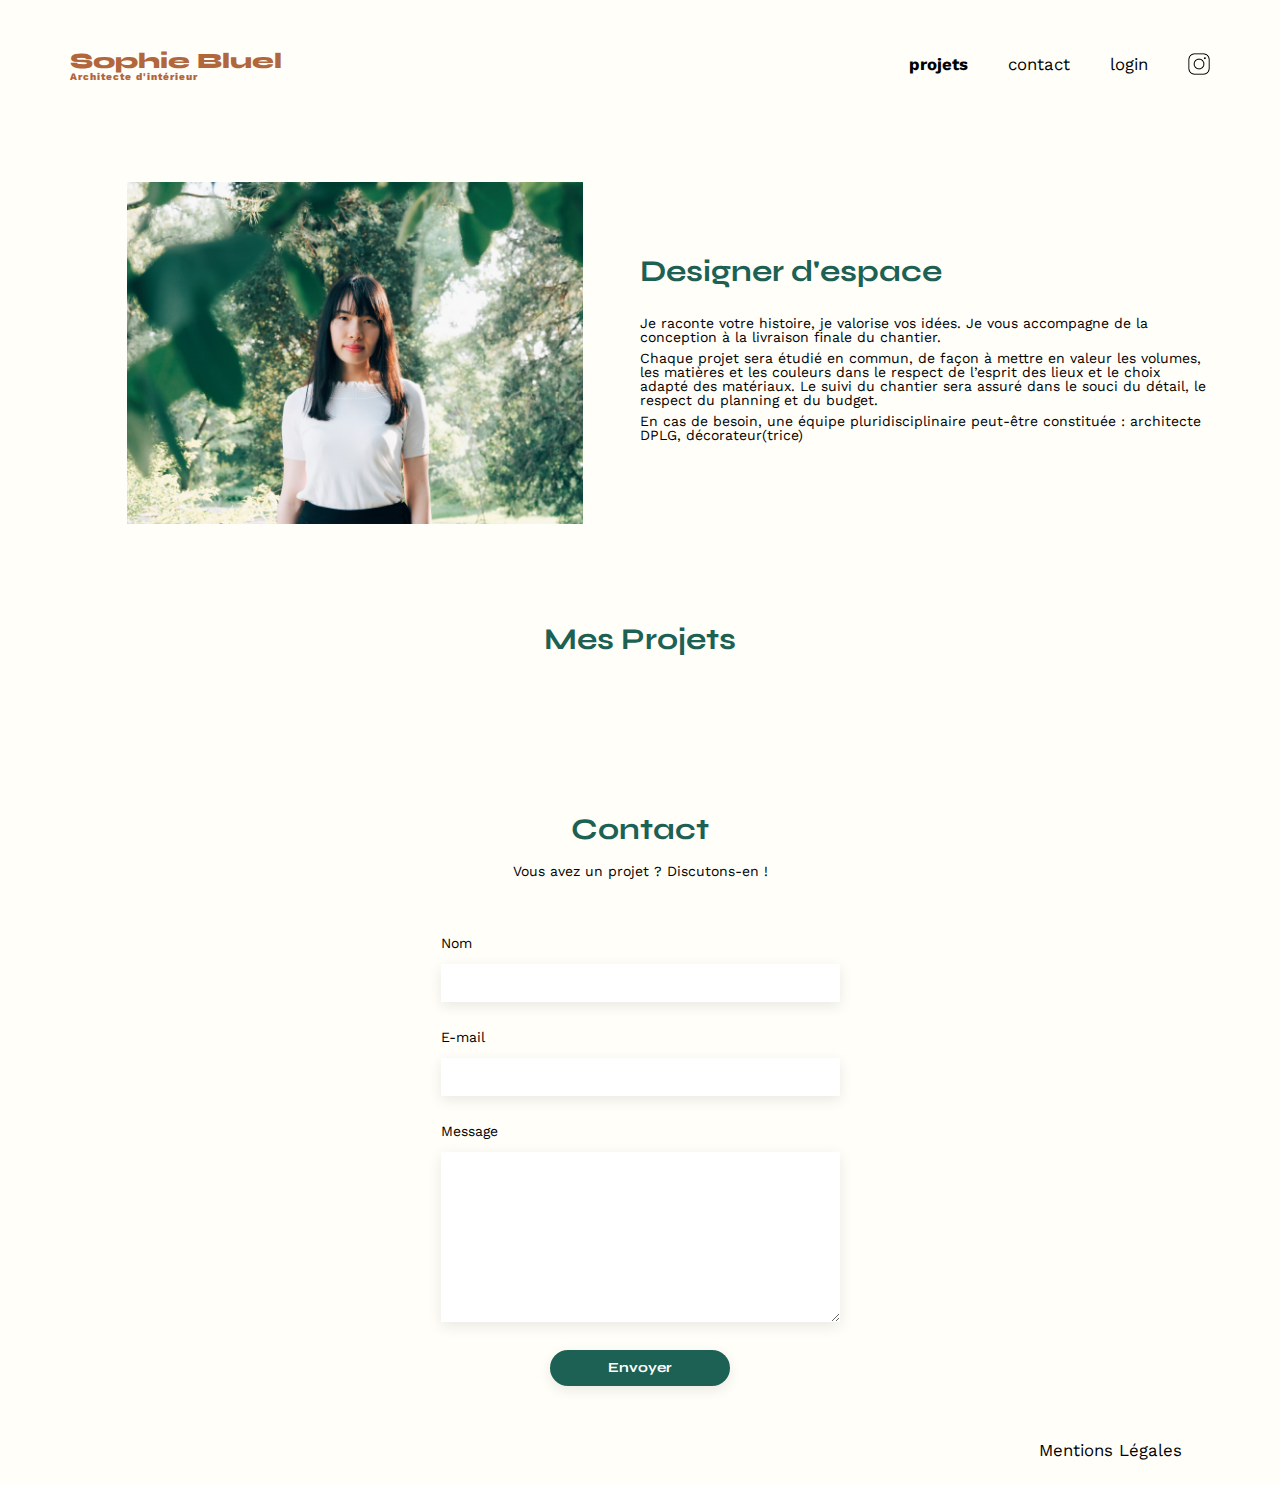
<file: FrontEnd/index.html>
<!DOCTYPE html>
<html lang="fr">
<head>
	<meta charset="UTF-8">
	<title>Sophie Bluel - Architecte d'intérieur</title>
	<meta name="viewport" content="width=device-width, initial-scale=1.0">
	<link rel="preconnect" href="https://fonts.googleapis.com">
	<link rel="preconnect" href="https://fonts.gstatic.com" crossorigin>
	<link href="https://fonts.googleapis.com/css2?family=Syne:wght@700;800&family=Work+Sans&display=swap" rel="stylesheet">
	<meta name="description" content="">
	<link rel="stylesheet" href="https://cdnjs.cloudflare.com/ajax/libs/font-awesome/6.2.1/css/all.min.css" integrity="sha512-MV7K8+y+gLIBoVD59lQIYicR65iaqukzvf/nwasF0nqhPay5w/9lJmVM2hMDcnK1OnMGCdVK+iQrJ7lzPJQd1w==" crossorigin="anonymous" referrerpolicy="no-referrer">
	<link rel="stylesheet" href="./assets/style.css">
	<script src="main.js" async type="module"></script>
</head>
<body>
	<aside id="modalWorks" class="modal" aria-hidden="true">
		<div class="modal-wrapper" id="modalEdit">
			<div class="modalHeaderButton">
				<button id="echapButton"><i class="fa-solid fa-arrow-left"></i></button>
				<button id="modalClose"><i class="fa-solid fa-xmark"></i></button>
		    </div>
			<div class="modalTitle">
				<h3>Galerie photo</h3>
		    </div>
            <div class="modalContent">

			</div>
			<div class="modalForm">
				<form id="addWorkForm">
					<i class="fa-regular fa-image"></i>
					<button type="button" class="fileUploadButton">
						<span>+ Ajouter photo</span>
					</button>
					<input type="file" id="fileUpload" accept=".jpg, .png" name="file">
					<p class="acceptedFiles">jpg, png : 4mo max</p>
				</form>
				<form id="addWorkInfoForm">
					<label for="addTitle">Titre</label>
					<input type="text" name="addTitle" id="addTitle">
					<label for="addCategory">Catégorie</label>
					<select name="addCategory" id="addCategory">
					</select>
			    </form>
			</div>
			<div class="buttonAddWork">
            <button id="addWork">Ajouter une photo</button>
			<button id="addWorkConfirm">Valider</button>
		    </div>
		</div>
	</aside>
<header>
	<h1>Sophie Bluel <span>Architecte d'intérieur</span></h1>
	<nav>
		<ul>
			<li><a href="index.html" class="navLink active">projets</a></li>
			<li><a href="#contact">contact</a></li>
			<li><a href="login.html" id="loginButton">login</a></li>
			<li><img src="./assets/icons/instagram.png" alt="Instagram"></li>
		</ul>
	</nav>
</header>
<main>
	<section id="introduction">
		<figure>
			<img src="./assets/images/sophie-bluel.png" alt="">
		</figure>
		<article>
			<h2>Designer d'espace</h2>
			<p>Je raconte votre histoire, je valorise vos idées. Je vous accompagne de la conception à la livraison finale du chantier.</p>
			<p>Chaque projet sera étudié en commun, de façon à mettre en valeur les volumes, les matières et les couleurs dans le respect de l’esprit des lieux et le choix adapté des matériaux. Le suivi du chantier sera assuré dans le souci du détail, le respect du planning et du budget.</p>
			<p>En cas de besoin, une équipe pluridisciplinaire peut-être constituée : architecte DPLG, décorateur(trice)</p>
		</article>
	</section>
	<section id="portfolio">
		<h2>Mes Projets</h2>
		<div class="filtres">
		</div>
		<div class="gallery">
		</div>
	</section>
	<section id="contact">
		<h2>Contact</h2>
		<p>Vous avez un projet ? Discutons-en !</p>
		<form action="#" method="post">
			<label for="name">Nom</label>
			<input type="text" name="name" id="name">
			<label for="email">E-mail</label>
			<input type="email" name="email" id="email">
			<label for="message">Message</label>
			<textarea name="message" id="message" cols="30" rows="10"></textarea>
			<input type="submit" value="Envoyer">
		</form>
	</section>
</main>

<footer>
	<nav>
		<ul>
			<li>Mentions Légales</li>
		</ul>
	</nav>
</footer>
</body>
</html>
</file>
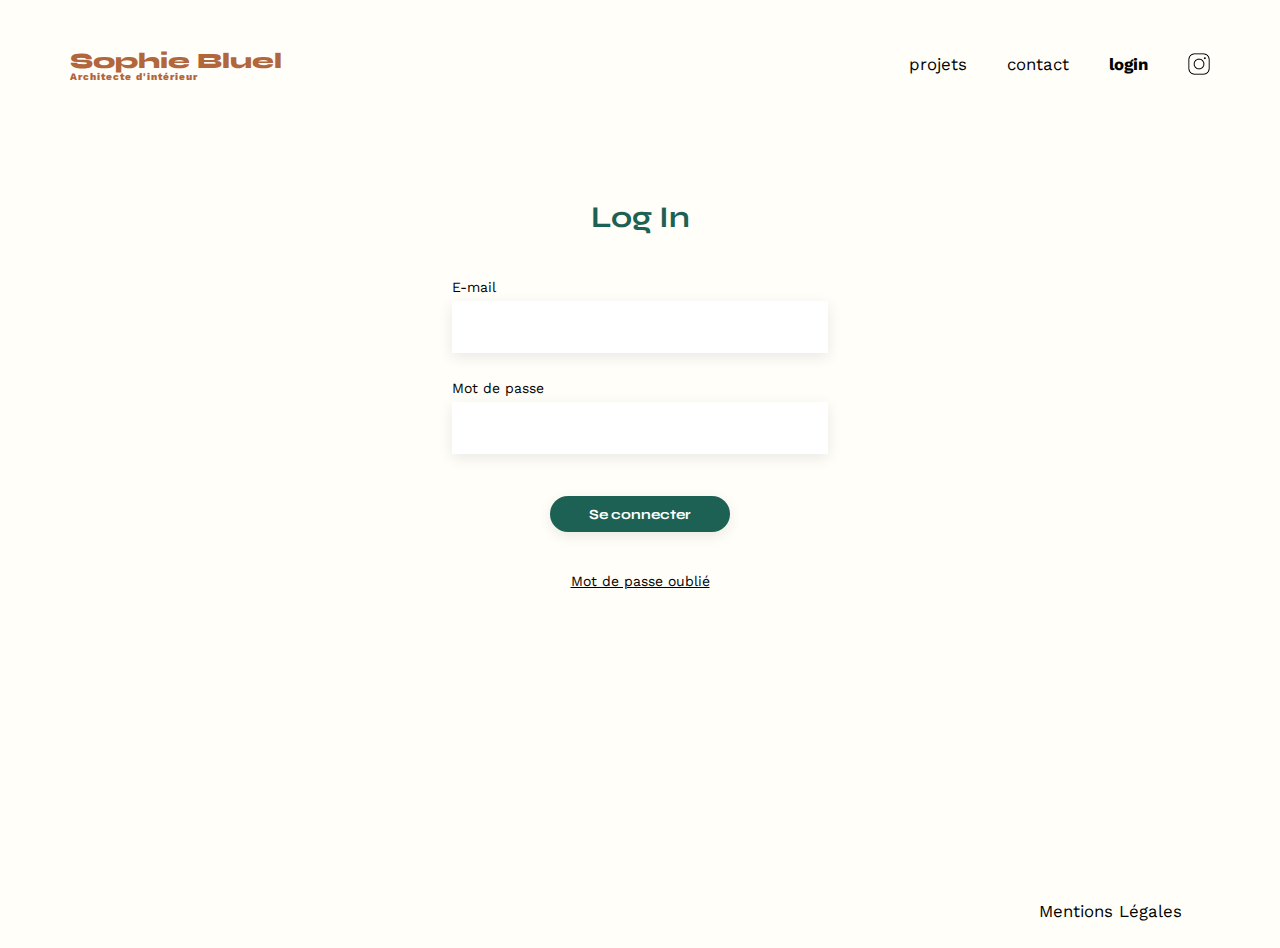
<file: FrontEnd/login.html>
<!DOCTYPE html>
<html lang="fr">
<head>
	<meta charset="UTF-8">
	<title>Sophie Bluel - Architecte d'intérieur</title>
	<meta name="viewport" content="width=device-width, initial-scale=1.0">
	<link rel="preconnect" href="https://fonts.googleapis.com">
	<link rel="preconnect" href="https://fonts.gstatic.com" crossorigin>
	<link href="https://fonts.googleapis.com/css2?family=Syne:wght@700;800&family=Work+Sans&display=swap" rel="stylesheet">
	<meta name="description" content="">
	<link rel="stylesheet" href="https://cdnjs.cloudflare.com/ajax/libs/font-awesome/6.2.1/css/all.min.css" integrity="sha512-MV7K8+y+gLIBoVD59lQIYicR65iaqukzvf/nwasF0nqhPay5w/9lJmVM2hMDcnK1OnMGCdVK+iQrJ7lzPJQd1w==" crossorigin="anonymous" referrerpolicy="no-referrer">
	<link rel="stylesheet" href="./assets/style.css">
	<script src="login.js" async type="module"></script>
</head>
<body>
<header>
    <h1>Sophie Bluel <span>Architecte d'intérieur</span></h1>
    <nav>
		<ul>
			<li><a href="index.html">projets</a></li>
			<li>contact</li>
			<li><a href="login.html" id="loginButton" class="navLink active">login</a></li>
			<li><img src="./assets/icons/instagram.png" alt="Instagram"></li>
		</ul>
	</nav>
</header>
<main>
    <section id="connexion-form" class="connexion">
		<h2>Log In</h2>
        <form action="#">
			<label for="email">E-mail</label>
			<input type="email" name="email" id="email" required>
            <label for="password">Mot de passe</label>
			<input type="text" name="password" id="password" required>
            <input type="submit" class="submitInfo" value="Se connecter">
		</form>
        <a href="#">Mot de passe oublié</a>
	</section>
</main>
<footer>
	<nav>
		<ul>
			<li>Mentions Légales</li>
		</ul>
	</nav>
</footer>
</body>
</html>
</file>
<file: FrontEnd/assets/style.css>
/* http://meyerweb.com/eric/tools/css/reset/
   v2.0 | 20110126
   License: none (public domain)
*/

html, body, div, span, applet, object, iframe,
h1, h2, h3, h4, h5, h6, p, blockquote, pre,
a, abbr, acronym, address, big, cite, code,
del, dfn, em, img, ins, kbd, q, s, samp,
small, strike, strong, sub, sup, tt, var,
b, u, i, center,
dl, dt, dd, ol, ul, li,
fieldset, form, label, legend,
table, caption, tbody, tfoot, thead, tr, th, td,
article, aside, canvas, details, embed,
figure, figcaption, footer, header, hgroup,
menu, nav, output, ruby, section, summary,
time, mark, audio, video {
	margin: 0;
	padding: 0;
	border: 0;
	font-size: 100%;
	font: inherit;
	vertical-align: baseline;
}
/* HTML5 display-role reset for older browsers */
article, aside, details, figcaption, figure,
footer, header, hgroup, menu, nav, section {
	display: block;
}
body {
	line-height: 1;
}
ol, ul {
	list-style: none;
}
blockquote, q {
	quotes: none;
}
blockquote:before, blockquote:after,
q:before, q:after {
	content: '';
	content: none;
}
table {
	border-collapse: collapse;
	border-spacing: 0;
}
/** end reset css**/


/***** REGLES GENERALES *****/
body {
	max-width: 1140px;
	margin:auto;
	font-family: 'Work Sans' ;
	font-size: 14px;
	background: #FFFEF8;
}

section {
	margin: 100px 0px
}

h1{
	display: flex;
	flex-direction: column;
	font-family: 'Syne';
	font-size: 22px;
	font-weight: 800;
	color: #B1663C
}

h1 > span {
	font-family: 'Work Sans';
	font-size:10px;
	letter-spacing: 0.1em;
;
}

h2{
	font-family: 'Syne';
	font-weight: 700;
	font-size: 30px;
	color: #1D6154
}


/***** MODAL *****/
.modal {
	display: none;
	align-items: center;
	justify-content: center;
	position: fixed;
	top: 0;
	left: 0;
	width: 100%;
	height: 100%;
	background: rgba(0, 0, 0, 0.4);
}

.modal-wrapper {
	border-radius: 10px;
	background-color: white;
	width: 630px;
	max-width: 100vw;
	height: 690px;
	max-height: 100vh;
	overflow: auto;
}
/** (modal header) **/
.modalHeaderButton {
	display: flex;
	justify-content: flex-end;
	margin: 30px 30px 0px 30px;
	gap: 525px;
}

#echapButton {
	display: none;
}

#echapButton, #modalClose {
	cursor: pointer;
	border: none;
	background-color: white;
	padding: 0;
}

#echapButton .fa-solid {
	font-size: 21px;
	width: 21px;
}

#modalClose .fa-solid {
	font-size: 24px;
	width: 24px;
}
/** (modal - titre) **/
.modalTitle {
	display: flex;
	justify-content: center;
}

h3 {
	font-family: 'Work Sans';
	font-size: 26px;
	line-height: 30px;
}
/** (modal - galerie) **/
.modalContent {
	display: grid;
	justify-content: center;
	grid-template-columns: 1fr 1fr 1fr 1fr 1fr;
	grid-row-gap: 30px;
	margin: 50px 105px 40px 105px;
	max-height: 38vh;
	overflow-y: auto;
	border-bottom: solid 1px #B3B3B3;
	padding-bottom: 60px;
}

.modalWork {
	display: flex;
	justify-content: center;
	position: relative;
}

.modalWork img {
	height: 102px;
	width: 76px;
}

.modalWork i {
	position: absolute;
	top: 5px;
	right: 9px;
	cursor: pointer;
	color: white;
	font-size: 11px;
	border-radius: 2px;
	padding: 3px 3.70px;
	background-color: black;
}
/** (modal - formulaire d'ajout de work) **/
.modalForm {
	display: none;
	flex-direction: column;
	align-items: center;
	margin: 50px 105px 40px 105px;
	gap: 10px;
	border-bottom: solid 2px #B3B3B3;
	padding-bottom: 46px;
}

#addWorkForm {
	display: none;
	flex-direction: column;
	align-items: center;
	justify-content: center;
	border-radius: 3px;
	background-color: #E8F1F6;
	width: 420px;
	height: 169px;
}

#addWorkForm .fa-regular {
	color: #CBD6DC;
	font-size: 76px;
	margin-bottom: 10px;
}

.fileUploadButton {
	border: none;
	border-radius: 50px;
	background-color: #CBD6DC;
	font-family: 'Work Sans';
	color: #306685;
	font-size: 14px;
	padding: 10px 33px;
	cursor: pointer;
	margin-bottom: 5px;
}

#fileUpload {
	display: none;
}

.fileUploadButton span {
	font-weight: bold;
}

.acceptedFiles {
	font-size: 12px;
	font-weight: 400;
	color: #444444;
}

.image-preview {
	max-width: 100%;
	max-height: 169px;
}

#addWorkInfoForm {
	display: none;
	flex-direction: column;
	width: 420px;
}

#addWorkInfoForm label {
	margin: 1.5em 0 1em 0;
	color: #3D3D3D;
	font-weight: bold;
}

#addTitle, #addCategory {
	border: none;
	outline: none;
	box-shadow: 0px 4px 14px rgba(0, 0, 0, 0.09);
	font-family: 'Work Sans';
	font-size: 14px;
	color: #444444;
	padding: 0px 15px;
	height: 51px;
	appearance: none;
    -webkit-appearance: none;
    -moz-appearance: none;
}

#addCategory {
	background-image: url('./icons/chevron-down-24.png');
	background-repeat: no-repeat;
    background-position: right 25px center;
    background-size: 12px 12px;
    cursor: pointer;
}
/** (modal buttons) **/
.buttonAddWork {
	display: flex;
	justify-content: center;
}

#addWork, #addWorkConfirm {
	border: none;
	border-radius: 60px;
	background-color: #1D6154;
	color: white;
	width: 237px;
	padding: 10px 0px;
	font-family: 'Syne';
	font-weight: 700;
	font-size: 14px;
	cursor: pointer;
}

#addWorkConfirm {
	display: none;
}
/*** END OF MODAL ***/


/***** HEADER *****/
.topBar {
	display: flex;
	justify-content: center;
	background-color: #000000;
	color: white;
	padding: 22px;
	position: absolute;
	top: 0px;
	left: 0px;
	width: 100%;
}

header {
	display: flex;
	justify-content: space-between;
	margin: 50px 0;
}


/***** BARRE DE NAVIGATION *****/
nav ul {
	display: flex;
	align-items: center;
	list-style-type: none;
	gap: 40px;
}

.navLink.active {
	font-weight: bold;
}

nav li {
	font-size: 1.2em;
}

nav a {
	text-decoration: none;
	color: inherit;
}

nav img {
	width: 22px;
	height: 22px;
	margin-top: 3px;
}

li:hover {
	color: #B1663C;
}


/***** CONNEXION *****/
.connexion {
	display: flex;
	flex-direction: column;
	text-align: center;
	align-items: center;
	margin-top: 120px;
	margin-bottom: 315px;
}

.connexion h2 {
	margin-bottom: 20px;
}

.connexion form {
	text-align: left;
	display: flex;
	flex-direction: column;
	width: 33%;
}

.connexion input {
	height: 50px;
	font-size: 1.2em;
	border: none;
	box-shadow: 0px 4px 14px rgba(0, 0, 0, 0.09);
}

.connexion label {
	margin: 2em 0 0.5em 0;
}

.connexion input[type="submit"]{
	height: 36px;
	font-size: 14px;
	margin : 3em auto ;
}

.connexion a {
	color: inherit;
}


/***** SECTION INTRODUCTION *****/
#introduction {
	display: flex;
	align-items: center;
}

#introduction figure {
	flex: 1
}

#introduction img {
	display: block;
	margin: auto;
	width: 80%;
}

#introduction article {
	flex: 1
}

#introduction h2 {
	margin-bottom: 1em;
}

#introduction p {
	margin-bottom: 0.5em;
}


/***** SECTION PORTFOLIO *****/
#portfolio {
	margin-bottom: 50px;
}

#portfolio h2 {
	display: flex;
	align-items: center;
	justify-content: center;
	margin-bottom: 2em;
}
/** (bouton modifier) **/
.editButton {
	font-family: 'Work Sans';
	color: #000000;
	margin-left: 35px;
	font-size: 14px;
	font-weight: 400;
	cursor: pointer;
}

.editButton .fa-regular {
	font-size: 16px;
}
/** (filtres et catégories) **/
.filtres {
	display: flex;
	justify-content: center;
	gap: 10px;
	margin-bottom: 50px;
}

.categorie {
	display: flex;
	border: 1px solid #1D6154;
	border-radius: 60px;
	color: #1D6154;
	background-color: #FFFEF8;
	font-size: 16px;
	font-weight: 700;
	font-family: 'Syne';
	align-items: center;
	height: 37px;
	padding: 10px 20px;
	cursor: pointer;
}

.selectedCategory {
	background-color: #1D6154;
	color: #FFFEF8;
}

.categorie:hover {
	background-color: #1D6154;
	color: #FFFEF8;
}
/** (gallerie) **/
.gallery figcaption {
	margin-top: 5px;
}

.gallery {
	width: 100%;
	display: grid;
	grid-template-columns: 1fr 1fr 1fr;
	grid-column-gap: 20px;
	grid-row-gap: 20px;
}

.gallery img {
	width: 100%;

}


/***** SECTION CONTACT *****/
#contact {
	width: 35%;
	margin: auto;
}

#contact > * {
	text-align: center;

}

#contact h2{
	margin-bottom: 20px;
}

#contact form {
	text-align: left;
	margin-top:30px;
	display: flex;
	flex-direction: column;
}

#contact input {
	height: 36px;
	font-size: 1.2em;
	border: none;
	padding-right: 15px;
	padding-left: 15px;
	box-shadow: 0px 4px 14px rgba(0, 0, 0, 0.09);
	font-size: 14px;
	outline: none;
}

#contact label {
	margin: 2em 0 1em 0;
}

#contact textarea {
	border: none;
	padding: 10px 12px;
	box-shadow: 0px 4px 14px rgba(0, 0, 0, 0.09);
	outline: none;
}

input[type="submit"]{
	font-family: 'Syne';
	font-weight: 700;
	color: white;
	background-color: #1D6154;
	margin : 2em auto ;
	width: 180px;
	text-align: center;
	border-radius: 60px ;
}

.connexion input[type="submit"]{
	height: 36px;
	font-size: 14px;
}
/*** END SECTION CONTACT ***/


/***** FOOTER *****/
footer nav ul {
	display: flex;
	justify-content: flex-end;
	margin: 2em
}
</file>
